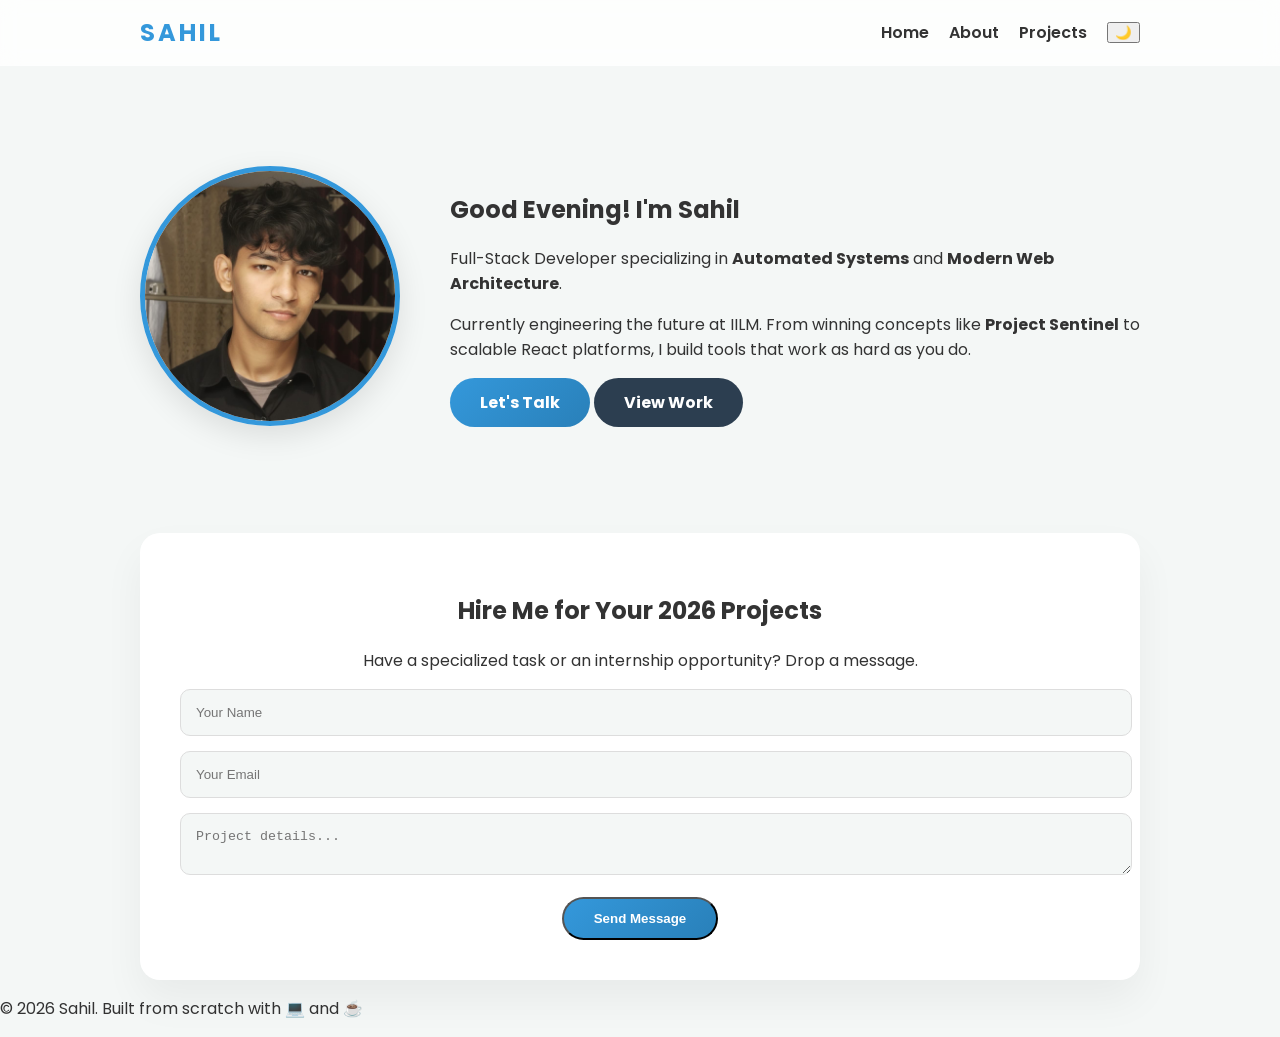
<file: index.html>
<!DOCTYPE html>
<html lang="en">
<head>
    <meta charset="UTF-8">
    <meta name="viewport" content="width=device-width, initial-scale=1.0">
    <title>Sahil | Full-Stack Developer 2026</title>
    <link href="https://fonts.googleapis.com/css2?family=Poppins:wght@300;400;600&display=swap" rel="stylesheet">
    <link href="https://unpkg.com/aos@2.3.1/dist/aos.css" rel="stylesheet">
    <link rel="stylesheet" href="style.css">
</head>
<body>

    <header>
        <div class="header-content">
            <h1>SAHIL</h1>
            <nav>
                <a href="#home">Home</a>
                <a href="about.html">About</a>
                <a href="projects.html">Projects</a>
                <button id="theme-toggle" aria-label="Toggle Dark Mode">🌙</button>
            </nav>
        </div>
    </header>

    <div class="container">
        <section id="home" class="hero" data-aos="fade-up">
            <div class="hero-img-container">
                <img src="images/sahil image.jpeg" alt="Sahil Profile" class="profile-pic">
            </div>
            <div class="hero-text">
                <h2 id="greeting">Hello! I'm Sahil</h2>
                <p class="tagline">Full-Stack Developer specializing in <strong>Automated Systems</strong> and <strong>Modern Web Architecture</strong>.</p>
                <p>Currently engineering the future at IILM. From winning concepts like <strong>Project Sentinel</strong> to scalable React platforms, I build tools that work as hard as you do.</p>
                <div class="cta-buttons">
                    <a href="#contact" class="btn">Let's Talk</a>
                    <a href="projects.html" class="btn secondary">View Work</a>
                </div>
            </div>
        </section>

        <section id="contact" data-aos="zoom-in">
            <div class="contact-card">
                <h2>Hire Me for Your 2026 Projects</h2>
                <p>Have a specialized task or an internship opportunity? Drop a message.</p>
                <form action="https://formspree.io/f/mreawjbz" method="POST" id="contact-form">
                    <input type="text" name="name" placeholder="Your Name" required>
                    <input type="email" name="email" placeholder="Your Email" required>
                    <textarea name="message" placeholder="Project details..." required></textarea>
                    <button type="submit" class="btn">Send Message</button>
                </form>
            </div>
        </section>
    </div>

    <footer>
        <p>© 2026 Sahil. Built from scratch with 💻 and ☕</p>
    </footer>

    <script src="https://unpkg.com/aos@2.3.1/dist/aos.js"></script>
    <script src="script.js"></script>
</body>
</html>
</file>
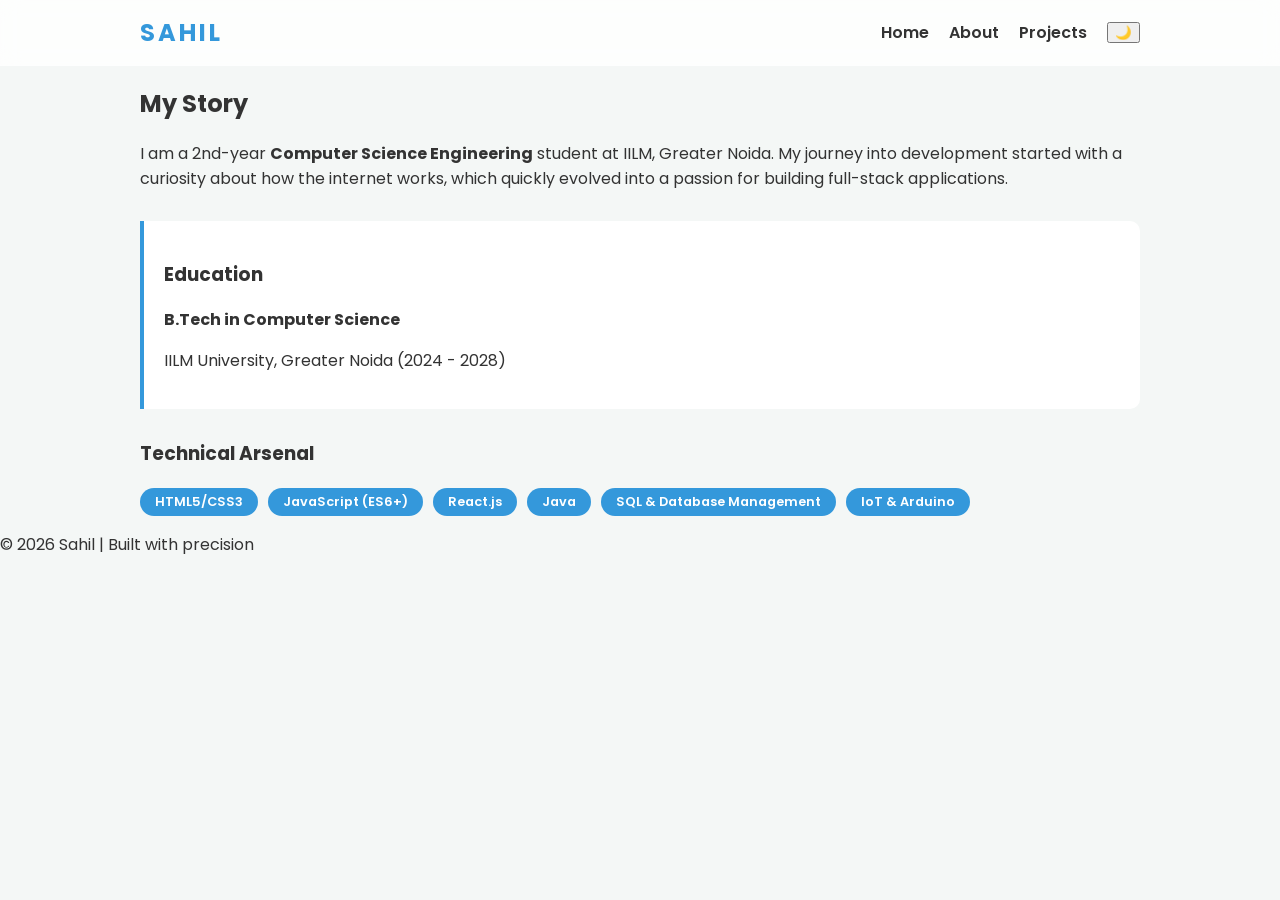
<file: about.html>
<!DOCTYPE html>
<html lang="en">
<head>
    <meta charset="UTF-8">
    <meta name="viewport" content="width=device-width, initial-scale=1.0">
    <title>About | Sahil - CSE Student & Developer</title>
    <link href="https://fonts.googleapis.com/css2?family=Poppins:wght@300;400;600&display=swap" rel="stylesheet">
    <link href="https://unpkg.com/aos@2.3.1/dist/aos.css" rel="stylesheet">
    <link rel="stylesheet" href="style.css">
</head>
<body>

    <header>
        <div class="header-content">
            <h1>SAHIL</h1>
            <nav>
                <a href="index.html">Home</a>
                <a href="about.html">About</a>
                <a href="projects.html">Projects</a>
                <button id="theme-toggle" >🌙</button>
            </nav>
        </div>
    </header>

    <div class="container">
        <section class="about-content" data-aos="fade-right">
            <h1>My Story</h1>
            <p>I am a 2nd-year <strong>Computer Science Engineering</strong> student at IILM, Greater Noida. My journey into development started with a curiosity about how the internet works, which quickly evolved into a passion for building full-stack applications.</p>
            
            <div class="education-box" data-aos="fade-up">
                <h3>Education</h3>
                <p><strong>B.Tech in Computer Science</strong></p>
                <p>IILM University, Greater Noida (2024 - 2028)</p>
            </div>

            <h3>Technical Arsenal</h3>
            <div class="skills-grid">
                <span class="skill-tag">HTML5/CSS3</span>
                <span class="skill-tag">JavaScript (ES6+)</span>
                <span class="skill-tag">React.js</span>
                <span class="skill-tag">Java</span>
                <span class="skill-tag">SQL & Database Management</span>
                <span class="skill-tag">IoT & Arduino</span>
            </div>
        </section>
    </div>

    <footer>
        <p>© 2026 Sahil | Built with precision</p>
    </footer>

    <script src="https://unpkg.com/aos@2.3.1/dist/aos.js"></script>
    <script src="script.js"></script>
</body>
</html>
</file>
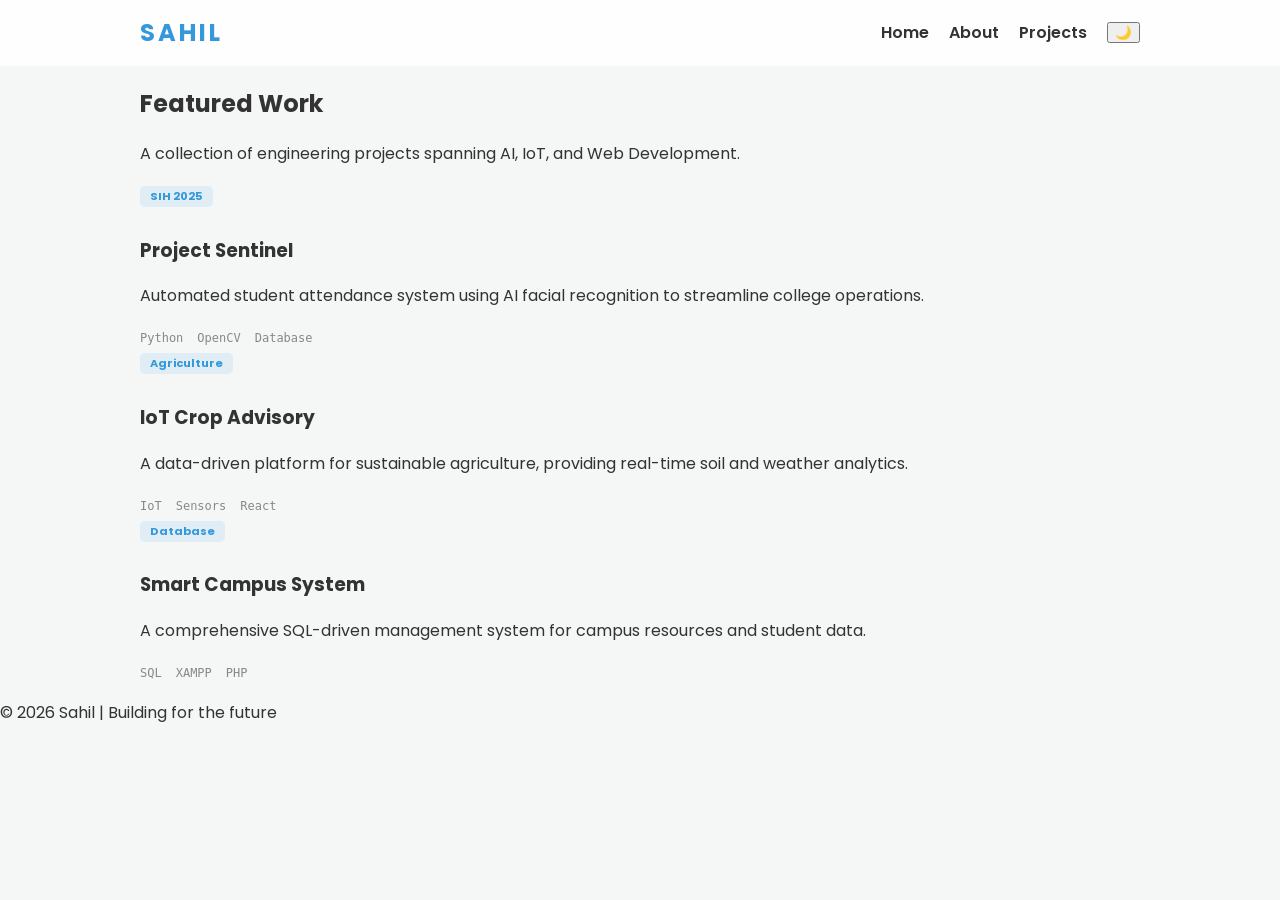
<file: projects.html>
<!DOCTYPE html>
<html lang="en">
<head>
    <meta charset="UTF-8">
    <meta name="viewport" content="width=device-width, initial-scale=1.0">
    <title>Projects | Sahil's Portfolio</title>
    <link href="https://fonts.googleapis.com/css2?family=Poppins:wght@300;400;600&display=swap" rel="stylesheet">
    <link href="https://unpkg.com/aos@2.3.1/dist/aos.css" rel="stylesheet">
    <link rel="stylesheet" href="style.css">
</head>
<body>

    <header>
        <div class="header-content">
            <h1>SAHIL</h1>
            <nav>
                <a href="index.html">Home</a>
                <a href="about.html">About</a>
                <a href="projects.html">Projects</a>
                <button id="theme-toggle">🌙</button>
            </nav>
        </div>
    </header>

    <div class="container">
        <section class="project-header" data-aos="fade-down">
            <h1>Featured Work</h1>
            <p>A collection of engineering projects spanning AI, IoT, and Web Development.</p>
        </section> 

        <div class="project-grid">
            <div class="project-card" data-aos="fade-up">
                <div class="project-badge">SIH 2025</div>
                <h3>Project Sentinel</h3>
                <p>Automated student attendance system using AI facial recognition to streamline college operations.</p>
                <div class="project-tags">
                    <span>Python</span> <span>OpenCV</span> <span>Database</span>
                </div>
            </div>

            <div class="project-card" data-aos="fade-up" data-aos-delay="200">
                <div class="project-badge">Agriculture</div>
                <h3>IoT Crop Advisory</h3>
                <p>A data-driven platform for sustainable agriculture, providing real-time soil and weather analytics.</p>
                <div class="project-tags">
                    <span>IoT</span> <span>Sensors</span> <span>React</span>
                </div>
            </div>

            <div class="project-card" data-aos="fade-up" data-aos-delay="400">
                <div class="project-badge">Database</div>
                <h3>Smart Campus System</h3>
                <p>A comprehensive SQL-driven management system for campus resources and student data.</p>
                <div class="project-tags">
                    <span>SQL</span> <span>XAMPP</span> <span>PHP</span>
                </div>
            </div>
        </div>
    </div>

    <footer>
        <p>© 2026 Sahil | Building for the future</p>
    </footer>

    <script src="https://unpkg.com/aos@2.3.1/dist/aos.js"></script>
    <script src="script.js"></script>
</body>
</html>
</file>
<file: style.css>
:root {
    --primary-color: #3498db;
    --secondary-color: #2c3e50;
    --bg-color: #f4f7f6;
    --text-color: #333;
    --card-bg: #ffffff;
    --glass-bg: rgba(255, 255, 255, 0.8);
}

/* Dark Mode Variables */
.dark-mode {
    --bg-color: #121212;
    --text-color: #e0e0e0;
    --card-bg: #1e1e1e;
    --glass-bg: rgba(0, 0, 0, 0.7);
}

html { scroll-behavior: smooth; }

body {
    font-family: 'Poppins', sans-serif;
    background-color: var(--bg-color);
    color: var(--text-color);
    margin: 0;
    transition: background 0.3s ease;
}

.container { max-width: 1000px; margin: 0 auto; padding: 0 20px; }

/* Glassmorphism Header */
header {
    background: var(--glass-bg);
    backdrop-filter: blur(10px);
    position: sticky;
    top: 0;
    z-index: 1000;
    padding: 15px 0;
    border-bottom: 1px solid rgba(255,255,255,0.1);
}

.header-content {
    display: flex;
    justify-content: space-between;
    align-items: center;
    max-width: 1000px;
    margin: 0 auto;
    padding: 0 20px;
}

header h1 { 
    font-size: 1.5rem; 
    letter-spacing: 3px; 
    margin: 0; 
    color: var(--primary-color);
}

nav { display: flex; align-items: center; gap: 20px; }
nav a { text-decoration: none; color: var(--text-color); font-weight: 600; }

/* Hero Section with Flexbox */
.hero {
    display: flex;
    align-items: center;
    gap: 50px;
    padding: 100px 0;
}

.profile-pic {
    width: 250px;
    border-radius: 50%;
    border: 5px solid var(--primary-color);
    box-shadow: 0 10px 30px rgba(0,0,0,0.1);
}

/* Buttons with Gradients */
.btn {
    background: linear-gradient(135deg, var(--primary-color), #2980b9);
    color: white;
    padding: 12px 30px;
    border-radius: 50px;
    text-decoration: none;
    font-weight: bold;
    display: inline-block;
    transition: transform 0.3s ease;
}

.btn.secondary { background: var(--secondary-color); }
.btn:hover { transform: translateY(-3px); box-shadow: 0 5px 15px rgba(52, 152, 219, 0.4); }

/* Form Styling */
.contact-card {
    background: var(--card-bg);
    padding: 40px;
    border-radius: 20px;
    text-align: center;
    box-shadow: 0 20px 40px rgba(0,0,0,0.05);
}

input, textarea {
    width: 100%;
    padding: 15px;
    margin-bottom: 15px;
    border: 1px solid #ddd;
    border-radius: 10px;
    background: var(--bg-color);
    color: var(--text-color);
}

/* Mobile Responsiveness */
@media (max-width: 768px) {
    .hero { flex-direction: column; text-align: center; }
}
/* Skill Tags */
.skills-grid {
    display: flex;
    flex-wrap: wrap;
    gap: 10px;
    margin-top: 20px;
}

.skill-tag {
    background: var(--primary-color);
    color: white;
    padding: 5px 15px;
    border-radius: 20px;
    font-size: 0.8rem;
    font-weight: 600;
}

/* Project Specifics */
.project-badge {
    display: inline-block;
    background: rgba(52, 152, 219, 0.1);
    color: var(--primary-color);
    padding: 2px 10px;
    border-radius: 5px;
    font-size: 0.7rem;
    font-weight: bold;
    margin-bottom: 10px;
}

.project-tags span {
    font-size: 0.75rem;
    color: #888;
    margin-right: 10px;
    font-family: monospace;
}

.education-box {
    background: var(--card-bg);
    padding: 20px;
    border-left: 4px solid var(--primary-color);
    margin: 30px 0;
    border-radius: 0 10px 10px 0;
}
</file>
